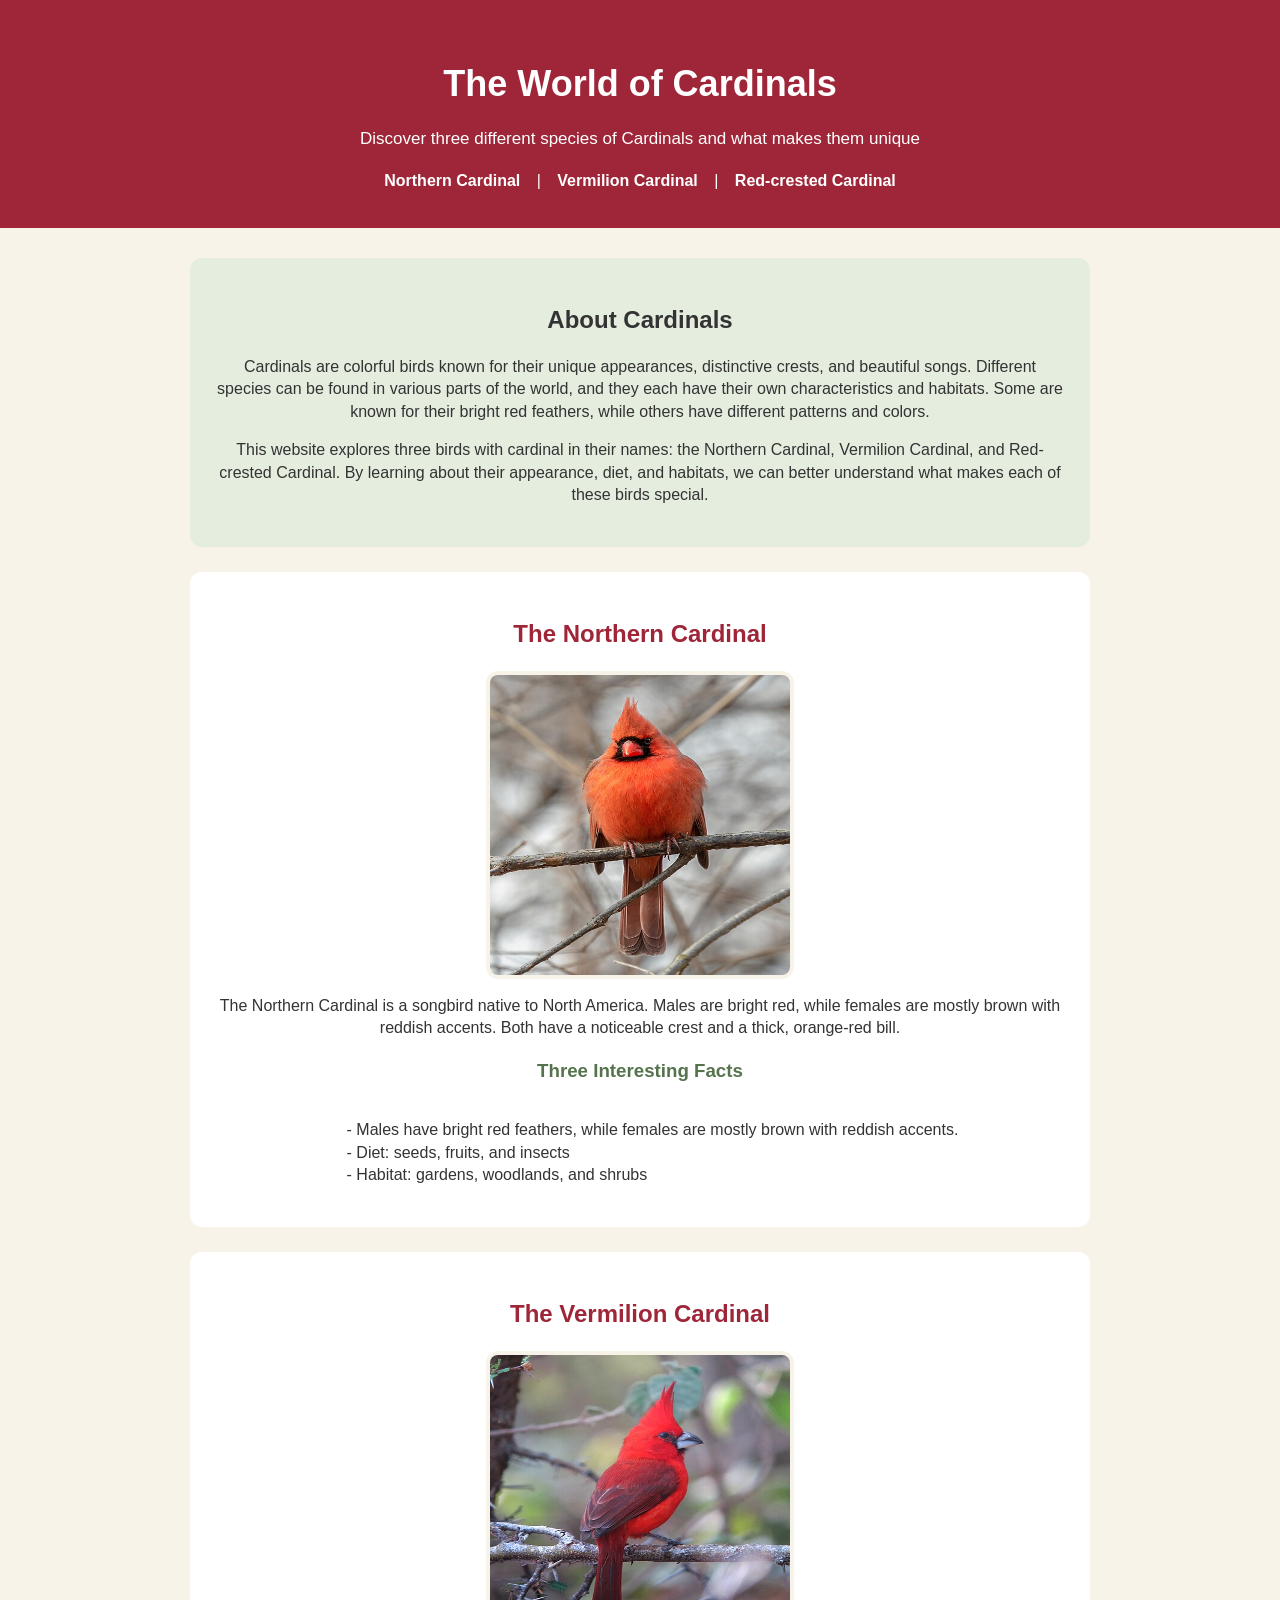
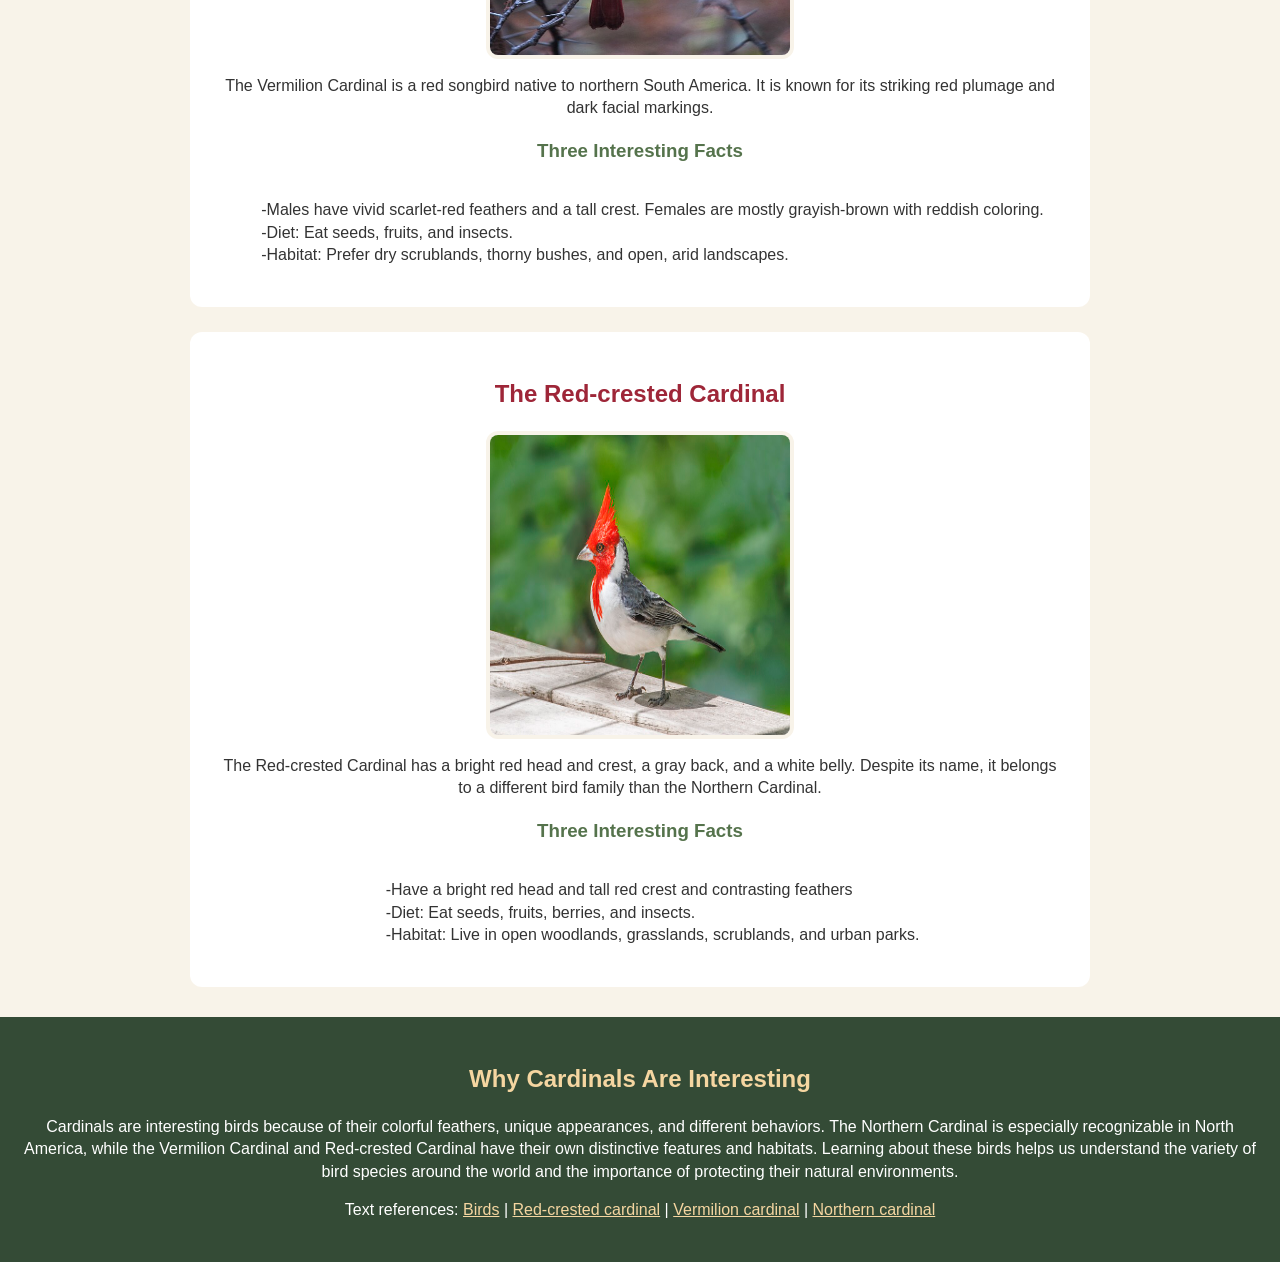
<file: index.html>
<head>
  <meta charset="UTF-8">
  <title>The World of Cardinals</title>
  <link rel="stylesheet" href="styles.css">
</head>


<body>
    <header>
        <h1>
          The World of Cardinals
        </h1>
            <p>
              Discover three different species of
              Cardinals and what makes them unique
            </p>

            <nav>
              <a href="#The Northern Cardinal">Northern Cardinal</a> |
              <a href="#Vermilion Cardinal">Vermilion Cardinal</a> |
              <a href="#Red-crested Cardinal">Red-crested Cardinal</a>
            </nav>
    </header>


    <main>

        <section class="introduction">
            <h2>About Cardinals</h2>

                <p>
                  Cardinals are colorful birds known for their unique appearances,
                  distinctive crests, and beautiful songs. Different species can
                  be found in various parts of the world, and they each have
                  their own characteristics and habitats. Some are known for their
                  bright red feathers, while others have different patterns and
                  colors.
                </p>

                <p>
                  This website explores three birds with cardinal in their names:
                  the Northern Cardinal, Vermilion Cardinal, and Red-crested
                  Cardinal. By learning about their appearance, diet, and habitats,
                  we can better understand what makes each of these birds special.
                </p>

        </section>


        <section class="body">
                <section class="The Northern Cardinal" id="The Northern Cardinal">
                    <article>

                    <h2>The Northern Cardinal</h2>


                  <img src="Male_northern_cardinal_in_Central_Park_(52612).jpg"/>


                        <p>
                          The Northern Cardinal is a songbird native to North
                          America. Males are bright red, while females are
                          mostly brown with reddish accents. Both have a
                          noticeable crest and a thick, orange-red bill.
                        </p>

                    <h3>Three Interesting Facts</h3>
                            <section class="facts">
                            <p>
                              - Males have bright red feathers, while females are mostly brown with reddish accents. </br>
                              - Diet: seeds, fruits, and insects </br>
                              - Habitat: gardens, woodlands, and shrubs </br>
                            </p>
                            </section>

                  </article>
                </section>
        </section>

        <section class="body">
                <section class="The Vermilion Cardinal" id="Vermilion Cardinal">
                    <article>

                    <h2>The Vermilion Cardinal</h2>


                  <img src="Cardinalis_phoenicius_Cardenal_guajiro_Vermilion_Cardinal_(male)_(8619284898).jpg"/>

                        <p>
                          The Vermilion Cardinal is a red songbird
                          native to northern South America. It is
                          known for its striking red plumage and
                          dark facial markings.
                        </p>

                    <h3>Three Interesting Facts</h3>
                        <section class="facts">
                        <p>
                          -Males have vivid scarlet-red feathers and a tall crest.
                            Females are mostly grayish-brown with reddish coloring. </br>
                          -Diet: Eat seeds, fruits, and insects. </br>
                          -Habitat: Prefer dry scrublands, thorny bushes, and open, arid landscapes. </br>
                        </p>
                        </section>

                  </article>
                </section>
        </section>

        <section class="body">
                <section class="The Red-crested Cardinal" id="Red-crested Cardinal">
                    <article>

                    <h2>The Red-crested Cardinal</h2>


                  <img src="Red-crested_cardinal_(Paroaria_coronata)_Costanera_Sur.jpg" />


                        <p>
                          The Red-crested Cardinal has a bright red
                          head and crest, a gray back, and a white
                          belly. Despite its name, it belongs to a
                          different bird family than the Northern
                          Cardinal.
                        </p>

                    <h3>Three Interesting Facts</h3>
                        <section class="facts">
                        <p>
                          -Have a bright red head and tall red crest and contrasting feathers </br>
                          -Diet: Eat seeds, fruits, berries, and insects. </br>
                          -Habitat: Live in open woodlands, grasslands, scrublands, and urban parks. </br>
                        </p>
                        </section>
                    </article>
                </section>
        </section>
    </main>



<footer>
    <h2>Why Cardinals Are Interesting</h2>
        <p>
          Cardinals are interesting birds because of their colorful feathers,
          unique appearances, and different behaviors. The Northern Cardinal
          is especially recognizable in North America, while the Vermilion
          Cardinal and Red-crested Cardinal have their own distinctive
          features and habitats. Learning about these birds helps us understand
          the variety of bird species around the world and the importance of
          protecting their natural environments.
        </p>

        <p>
          Text references:
          <a href="https://en.wikipedia.org/wiki/Bird">Birds</a> |
          <a href="https://en.wikipedia.org/wiki/Red-crested_cardinal">Red-crested cardinal</a> |
          <a href="https://en.wikipedia.org/wiki/Vermilion_cardinal">Vermilion cardinal</a> |
          <a href="https://en.wikipedia.org/wiki/Northern_cardinal">Northern cardinal</a>
        </p>

</footer>
</body>
</html>
</file>
<file: styles.css>
html {
    scroll-behavior: smooth;
}

body {
    margin: 0;
    font-family: Arial, sans-serif;
    background-color: #f8f3e9;
    color: #333333;
    line-height: 1.4;
}

header {
        background-color: #9e2638;
        color: white;
        text-align: center;
        padding: 35px 20px;


            h1 {
                font-size: 36px;
                margin-bottom: 10px;
            }

            p {
                font-size: 17px;
            }


                nav {
                    margin-top: 20px;


                        a {
                            color: white;
                            text-decoration: none;
                            margin: 0 12px;
                            font-weight: bold;
                        }

                        a:hover {
                            color: #ffd6a5;
                            text-decoration: underline;
                        }

                }
}



main {
    max-width: 900px;
    margin: 30px auto;
    padding: 0 20px;
    text-align: center;

            section.introduction {
                margin-bottom: 25px;
                background-color: #e5eddf;
                padding: 25px;
                border-radius: 12px;
            }

            section.body {
                margin-bottom: 25px;
                background-color: white;
                padding: 25px;
                border-radius: 12px;

                        section.facts {
                            display: inline-block;
                            text-align: left;
                            margin: 0 auto;
                            padding-left: 25px;
                        }


                        h2 {
                            color: #9e2638;
                        }

                        h3 {
                            color: #55734c;

                        }


                        img {
                            width: 100%;
                            max-width: 300px;
                            height: 300px;
                            border-radius: 12px;
                            border: 4px solid #f8f3e9;
                        }

            }

}

footer {
    background-color: #344b36;
    color: white;
    text-align: center;
    padding: 25px 20px;

            h2 {
                color: #f5d6a1;
            }

            a {
                color: #f5d6a1;
            }

}
</file>
